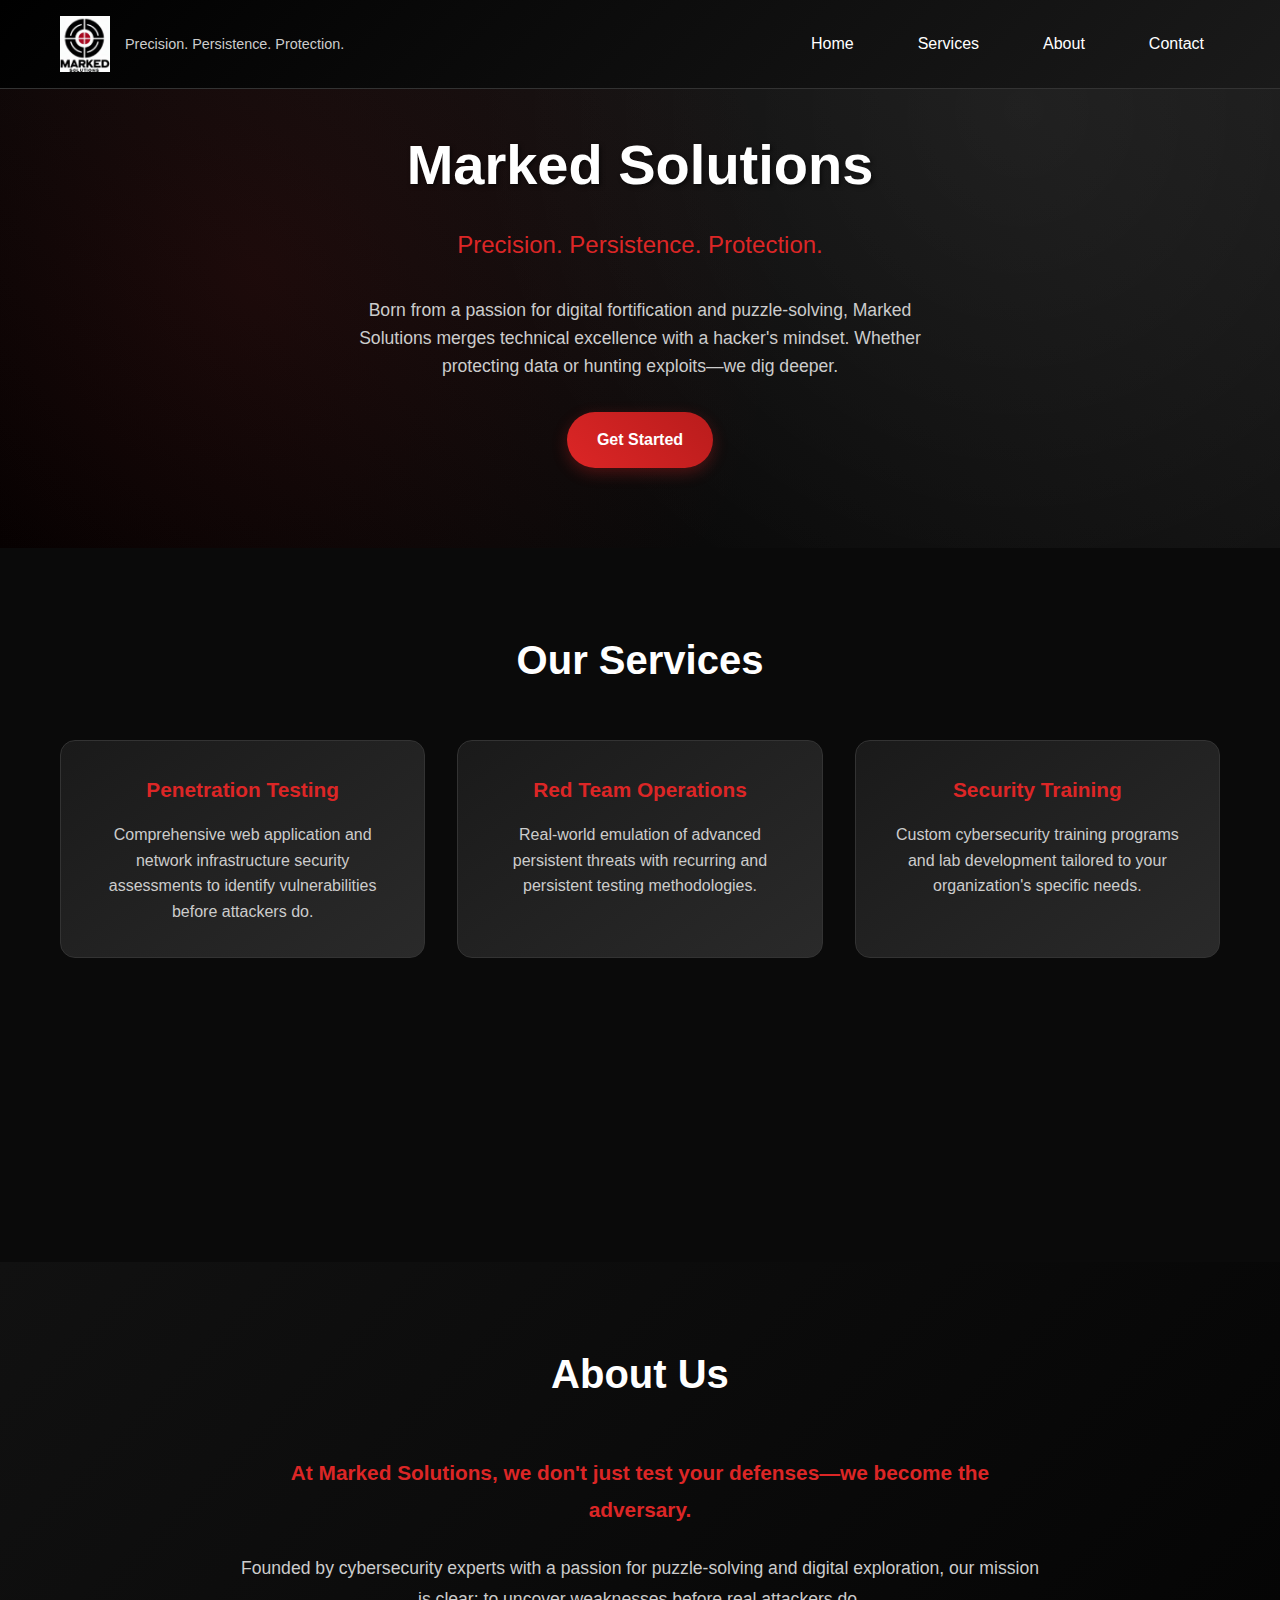
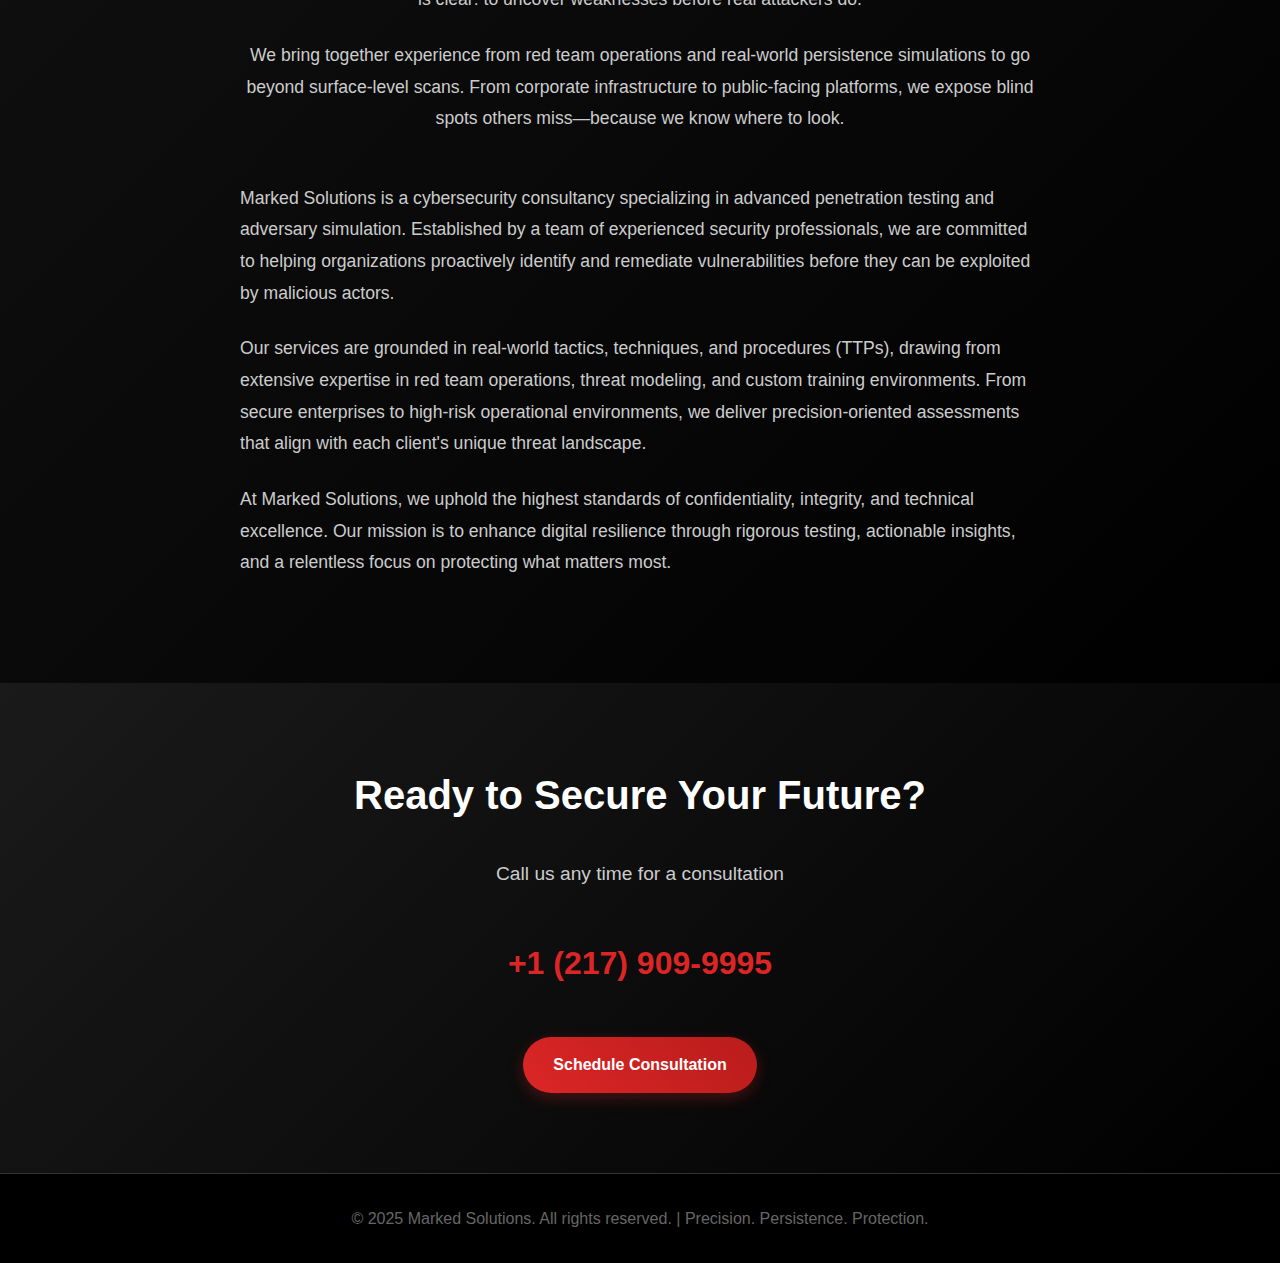
<file: index.html>
<!DOCTYPE html>
<html lang="en">
<head>
    <meta charset="UTF-8">
    <meta name="viewport" content="width=device-width, initial-scale=1.0">
    <meta name="description" content="Marked Solutions - Precision. Persistence. Protection. Expert cybersecurity services including penetration testing, red team operations, and security training.">
    <title>Marked Solutions - Cybersecurity Excellence</title>
    <style>
        * {
            margin: 0;
            padding: 0;
            box-sizing: border-box;
        }

        body {
            font-family: 'Segoe UI', Tahoma, Geneva, Verdana, sans-serif;
            line-height: 1.6;
            color: #fff;
            background-color: #000;
        }

        .container {
            max-width: 1200px;
            margin: 0 auto;
            padding: 0 20px;
        }

        /* Header and Navigation */
        header {
            background: linear-gradient(135deg, #000, #1a1a1a);
            padding: 1rem 0;
            position: fixed;
            width: 100%;
            top: 0;
            z-index: 1000;
            backdrop-filter: blur(10px);
            border-bottom: 1px solid #333;
        }

        .nav-container {
            display: flex;
            justify-content: space-between;
            align-items: center;
        }

        .logo-container {
            display: flex;
            align-items: center;
            gap: 15px;
        }

        .logo-img {
            width: 50px;
            height: auto;
            flex-shrink: 0;
        }

        .logo-tagline {
            font-size: 0.9rem;
            color: #ccc;
            font-weight: normal;
        }

        .nav-menu {
            display: flex;
            list-style: none;
            gap: 2rem;
        }

        .nav-item a {
            color: #fff;
            text-decoration: none;
            padding: 0.5rem 1rem;
            border-radius: 5px;
            transition: all 0.3s ease;
        }

        .nav-item a:hover {
            background-color: #dc2626;
            color: #fff;
            box-shadow: 0 0 15px rgba(220, 38, 38, 0.5);
        }

        .mobile-menu-toggle {
            display: none;
            background: none;
            border: none;
            color: #fff;
            font-size: 1.5rem;
            cursor: pointer;
        }

        /* Hero Section */
        .hero {
            background: linear-gradient(45deg, #000, #1a1a1a);
            padding: 120px 0 80px;
            text-align: center;
            position: relative;
            overflow: hidden;
        }

        .hero::before {
            content: '';
            position: absolute;
            top: 0;
            left: 0;
            right: 0;
            bottom: 0;
            background: 
                radial-gradient(circle at 20% 50%, rgba(220, 38, 38, 0.1) 0%, transparent 50%),
                radial-gradient(circle at 80% 20%, rgba(255, 255, 255, 0.05) 0%, transparent 50%);
        }

        .hero-content {
            position: relative;
            z-index: 2;
        }

        .hero h1 {
            font-size: 3.5rem;
            margin-bottom: 1rem;
            color: #fff;
            text-shadow: 2px 2px 4px rgba(0, 0, 0, 0.5);
        }

        .hero-tagline {
            font-size: 1.5rem;
            color: #dc2626;
            margin-bottom: 2rem;
            font-weight: 300;
        }

        .hero-description {
            font-size: 1.1rem;
            color: #ccc;
            max-width: 600px;
            margin: 0 auto 2rem;
        }

        .cta-button {
            display: inline-block;
            background: linear-gradient(45deg, #dc2626, #b91c1c);
            color: #fff;
            padding: 15px 30px;
            text-decoration: none;
            border-radius: 50px;
            font-weight: bold;
            transition: all 0.3s ease;
            box-shadow: 0 5px 15px rgba(220, 38, 38, 0.3);
        }

        .cta-button:hover {
            transform: translateY(-3px);
            box-shadow: 0 8px 25px rgba(220, 38, 38, 0.5);
            background: linear-gradient(45deg, #ef4444, #dc2626);
        }

        /* Services Section */
        .services {
            padding: 80px 0;
            background: #0a0a0a;
        }

        .services h2 {
            text-align: center;
            font-size: 2.5rem;
            color: #fff;
            margin-bottom: 3rem;
        }

        .services-grid {
            display: grid;
            grid-template-columns: repeat(auto-fit, minmax(300px, 1fr));
            gap: 2rem;
            margin-top: 2rem;
        }

        .service-card {
            background: linear-gradient(145deg, #1a1a1a, #2a2a2a);
            padding: 2rem;
            border-radius: 15px;
            border: 1px solid #333;
            transition: all 0.3s ease;
            text-align: center;
        }

        .service-card:hover {
            transform: translateY(-10px);
            border-color: #dc2626;
            box-shadow: 0 15px 30px rgba(220, 38, 38, 0.2);
        }

        .service-card h3 {
            color: #dc2626;
            margin-bottom: 1rem;
            font-size: 1.3rem;
        }

        .service-card p {
            color: #ccc;
            line-height: 1.6;
        }

        /* About Section */
        .about {
            padding: 80px 0;
            background: linear-gradient(135deg, #111, #000);
        }

        .about h2 {
            text-align: center;
            font-size: 2.5rem;
            color: #fff;
            margin-bottom: 3rem;
        }

        .about-content {
            max-width: 800px;
            margin: 0 auto;
            color: #ccc;
            line-height: 1.8;
            font-size: 1.1rem;
        }

        .about-intro {
            margin-bottom: 3rem;
            text-align: center;
        }

        .about-lead {
            font-size: 1.3rem;
            color: #dc2626;
            font-weight: 600;
            margin-bottom: 1.5rem;
        }

        .about-details {
            text-align: left;
        }

        .about-content p {
            margin-bottom: 1.5rem;
        }

        /* Contact Section */
        .contact {
            background: linear-gradient(135deg, #1a1a1a, #000);
            padding: 80px 0;
            text-align: center;
        }

        .contact h2 {
            color: #fff;
            font-size: 2.5rem;
            margin-bottom: 2rem;
        }

        .contact-info {
            font-size: 1.2rem;
            color: #ccc;
            margin-bottom: 2rem;
        }

        .phone-number {
            font-size: 2rem;
            color: #dc2626;
            font-weight: bold;
            text-decoration: none;
            display: inline-block;
            margin: 1rem 0;
            transition: all 0.3s ease;
        }

        .phone-number:hover {
            transform: scale(1.05);
            text-shadow: 0 0 20px rgba(220, 38, 38, 0.5);
        }

        /* Footer */
        footer {
            background: #000;
            padding: 2rem 0;
            text-align: center;
            border-top: 1px solid #333;
        }

        footer p {
            color: #666;
        }

        /* Mobile Responsiveness */
        @media (max-width: 768px) {
            .mobile-menu-toggle {
                display: block;
            }

            .nav-menu {
                position: fixed;
                top: 100%;
                left: -100%;
                width: 100%;
                height: calc(100vh - 70px);
                background: rgba(0, 0, 0, 0.95);
                backdrop-filter: blur(10px);
                flex-direction: column;
                justify-content: start;
                align-items: center;
                padding: 2rem 0;
                transition: left 0.3s ease;
            }

            .nav-menu.active {
                left: 0;
            }

            .nav-item {
                margin: 0.5rem 0;
            }

            .hero h1 {
                font-size: 2.5rem;
            }

            .hero-tagline {
                font-size: 1.2rem;
            }

            .services-grid {
                grid-template-columns: 1fr;
                gap: 1.5rem;
            }

            .phone-number {
                font-size: 1.5rem;
            }

            .container {
                padding: 0 15px;
            }

            .logo-container {
                gap: 10px;
            }

            .logo-img {
                width: 45px;
                height: auto;
            }

            .logo-tagline {
                font-size: 0.8rem;
            }
        }

        @media (max-width: 480px) {
            .hero h1 {
                font-size: 2rem;
            }

            .hero-tagline {
                font-size: 1rem;
            }

            .hero-description {
                font-size: 1rem;
            }

            .service-card {
                padding: 1.5rem;
            }
        }

        /* Animations */
        @keyframes fadeInUp {
            from {
                opacity: 0;
                transform: translateY(30px);
            }
            to {
                opacity: 1;
                transform: translateY(0);
            }
        }

        .fade-in-up {
            animation: fadeInUp 0.8s ease-out;
        }

        /* Loading animation for service cards */
        .service-card {
            animation: fadeInUp 0.8s ease-out;
        }

        .service-card:nth-child(2) {
            animation-delay: 0.1s;
        }

        .service-card:nth-child(3) {
            animation-delay: 0.2s;
        }

        .service-card:nth-child(4) {
            animation-delay: 0.3s;
        }
    </style>
</head>
<body>
    <header>
        <nav class="container">
            <div class="nav-container">
                <div class="logo-container">
                    <img src="logo.png" alt="Marked Solutions Logo" class="logo-img">
                    <div>
                        <div class="logo-tagline">Precision. Persistence. Protection.</div>
                    </div>
                </div>
                <ul class="nav-menu" id="nav-menu">
                    <li class="nav-item"><a href="#home">Home</a></li>
                    <li class="nav-item"><a href="#services">Services</a></li>
                    <li class="nav-item"><a href="#about">About</a></li>
                    <li class="nav-item"><a href="#contact">Contact</a></li>
                </ul>
                <button class="mobile-menu-toggle" id="mobile-menu-toggle">
                    ☰
                </button>
            </div>
        </nav>
    </header>

    <main>
        <section id="home" class="hero">
            <div class="container">
                <div class="hero-content fade-in-up">
                    <h1>Marked Solutions</h1>
                    <p class="hero-tagline">Precision. Persistence. Protection.</p>
                    <p class="hero-description">
                        Born from a passion for digital fortification and puzzle-solving, Marked Solutions merges technical excellence with a hacker's mindset. Whether protecting data or hunting exploits—we dig deeper.
                    </p>
                    <a href="#contact" class="cta-button">Get Started</a>
                </div>
            </div>
        </section>

        <section id="services" class="services">
            <div class="container">
                <h2>Our Services</h2>
                <div class="services-grid">
                    <div class="service-card">
                        <h3>Penetration Testing</h3>
                        <p>Comprehensive web application and network infrastructure security assessments to identify vulnerabilities before attackers do.</p>
                    </div>
                    <div class="service-card">
                        <h3>Red Team Operations</h3>
                        <p>Real-world emulation of advanced persistent threats with recurring and persistent testing methodologies.</p>
                    </div>
                    <div class="service-card">
                        <h3>Security Training</h3>
                        <p>Custom cybersecurity training programs and lab development tailored to your organization's specific needs.</p>
                    </div>
                    <div class="service-card">
                        <h3>Social Engineering</h3>
                        <p>Phishing campaigns and social engineering assessments to test human-factor security vulnerabilities.</p>
                    </div>
                </div>
            </div>
        </section>

        <section id="about" class="about">
            <div class="container">
                <h2>About Us</h2>
                <div class="about-content">
                    <div class="about-intro">
                        <p class="about-lead">At Marked Solutions, we don't just test your defenses—we become the adversary.</p>
                        <p>Founded by cybersecurity experts with a passion for puzzle-solving and digital exploration, our mission is clear: to uncover weaknesses before real attackers do.</p>
                        <p>We bring together experience from red team operations and real-world persistence simulations to go beyond surface-level scans. From corporate infrastructure to public-facing platforms, we expose blind spots others miss—because we know where to look.</p>
                    </div>
                    
                    <div class="about-details">
                        <p>Marked Solutions is a cybersecurity consultancy specializing in advanced penetration testing and adversary simulation. Established by a team of experienced security professionals, we are committed to helping organizations proactively identify and remediate vulnerabilities before they can be exploited by malicious actors.</p>
                        
                        <p>Our services are grounded in real-world tactics, techniques, and procedures (TTPs), drawing from extensive expertise in red team operations, threat modeling, and custom training environments. From secure enterprises to high-risk operational environments, we deliver precision-oriented assessments that align with each client's unique threat landscape.</p>
                        
                        <p>At Marked Solutions, we uphold the highest standards of confidentiality, integrity, and technical excellence. Our mission is to enhance digital resilience through rigorous testing, actionable insights, and a relentless focus on protecting what matters most.</p>
                    </div>
                </div>
            </div>
        </section>

        <section id="contact" class="contact">
            <div class="container">
                <h2>Ready to Secure Your Future?</h2>
                <p class="contact-info">Call us any time for a consultation</p>
                <a href="tel:+12179099995" class="phone-number">+1 (217) 909-9995</a>
                <div style="margin-top: 2rem;">
                    <a href="#contact" class="cta-button">Schedule Consultation</a>
                </div>
            </div>
        </section>
    </main>

    <footer>
        <div class="container">
            <p>&copy; 2025 Marked Solutions. All rights reserved. | Precision. Persistence. Protection.</p>
        </div>
    </footer>

    <script>
        // Mobile menu functionality
        const mobileMenuToggle = document.getElementById('mobile-menu-toggle');
        const navMenu = document.getElementById('nav-menu');

        mobileMenuToggle.addEventListener('click', () => {
            navMenu.classList.toggle('active');
            mobileMenuToggle.textContent = navMenu.classList.contains('active') ? '✕' : '☰';
        });

        // Close mobile menu when clicking on a link
        document.querySelectorAll('.nav-item a').forEach(link => {
            link.addEventListener('click', () => {
                navMenu.classList.remove('active');
                mobileMenuToggle.textContent = '☰';
            });
        });

        // Smooth scrolling for anchor links
        document.querySelectorAll('a[href^="#"]').forEach(anchor => {
            anchor.addEventListener('click', function (e) {
                e.preventDefault();
                const target = document.querySelector(this.getAttribute('href'));
                if (target) {
                    target.scrollIntoView({
                        behavior: 'smooth',
                        block: 'start'
                    });
                }
            });
        });

        // Add scroll effect to header
        window.addEventListener('scroll', () => {
            const header = document.querySelector('header');
            if (window.scrollY > 100) {
                header.style.backgroundColor = 'rgba(26, 26, 26, 0.95)';
            } else {
                header.style.backgroundColor = 'rgba(26, 26, 26, 0.9)';
            }
        });

        // Intersection Observer for animations
        const observerOptions = {
            threshold: 0.1,
            rootMargin: '0px 0px -50px 0px'
        };

        const observer = new IntersectionObserver((entries) => {
            entries.forEach(entry => {
                if (entry.isIntersecting) {
                    entry.target.style.opacity = '1';
                    entry.target.style.transform = 'translateY(0)';
                }
            });
        }, observerOptions);

        // Observe service cards for animation
        document.querySelectorAll('.service-card').forEach(card => {
            card.style.opacity = '0';
            card.style.transform = 'translateY(30px)';
            card.style.transition = 'all 0.6s ease-out';
            observer.observe(card);
        });
    </script>
</body>
</html>
</file>
